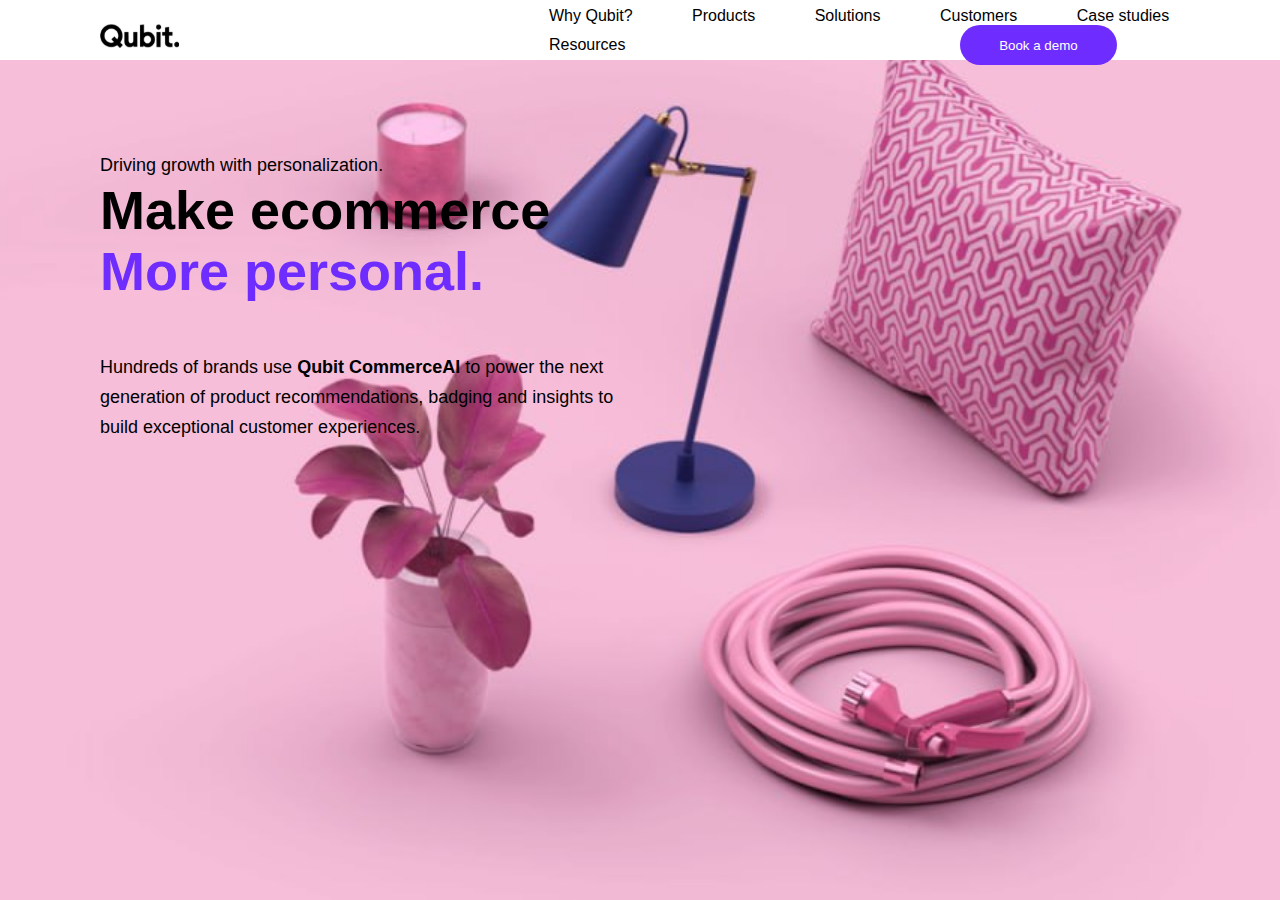
<file: урок6/idex.html>
<!DOCTYPE html>
<html lang="en">
<head>
    <meta charset="UTF-8">
    <meta name="viewport" content="width=device-width, initial-scale=1.0">
    <title>Document</title>
    <link rel="stylesheet" href="index.css">
</head>
<body>
    <div class="main">
        <div class="menu">
            <div class="container">
                <div class="app">
                    <img src="imag/imag/Qubit_svg.svg" alt="imag">
                    <ul>
                        <li>
                            <a href="">Why Qubit?</a>
                            <a href="">Products</a>
                            <a href="">Solutions</a>
                            <a href="">Customers</a>
                            <a href="">Case studies</a>
                            <a href="">Resources</a>
                            <a href="">                              </a>
                            <a href="">                              </a>
                            <a href="">                              </a>
                            <a href="">                              </a>
                            <a href="">                              </a>
                            <a href=""> <button>Book a demo</button> </a>

                        </li>
                    </ul>
                </div>
            </div>
        </div>
        <div class="more">
            <div class="make">
                <p>Driving growth with personalization.</p>
                <h1>Make ecommerce <strong>More personal.</strong></h1>
                <p>Hundreds of brands use <b>Qubit CommerceAI</b>  to power the next generation of product recommendations, badging and insights to build exceptional customer experiences.</p>
                 
            </div>
        </div>
    </div>
</body>
</html>
</file>
<file: урок6/index.css>
* {
    margin: 0;
    padding: 0;
    font-family: Arial, Helvetica, sans-serif;
}

.main {
    width: auto;
}

.menu {
    height: 60px;
    background-color:rgb(255, 255, 255);
    width: 100%;
    position: fixed;
    padding-right: 200px;

}

.more {
    width: auto;
    background-image: url("imag/imag/фон.jpg");
    height: 900px;
    background-position: right;
    background-repeat: no-repeat;
    background-size: 1920px;

}

.make {
    width: 520px;
    margin-left: 100px;
    padding-top: 150px;
}

h1 {
    font-size: 54px;
    line-height: 61px;
    padding-bottom: 50px; 
}

strong {
    font-size: 54px;
    color: #6F2CFF;
    
}

p {
    font-size: 18px;
    font-weight: 400;
    line-height: 30px;
}

.contaner {
    width: 1340;
    margin: 0 auto;
    
}

.app {
    display: flex;
    padding-top: 7px;
    gap: 370px;
    margin-left: auto;
    margin-right: auto;
}

.app ul {
    list-style: none;
    
} 

.app a {
    color: black;
    text-decoration: none;
    padding-right :55px;
}

.app button {
    height: 40px;
    width: 157px;
    border-radius:20px ;
    border: none;
    background-color: #6F2CFF;
    color: white;
    cursor: pointer;
    left: 100px;
}

.app img {
    padding-left: 100px;
}
</file>
